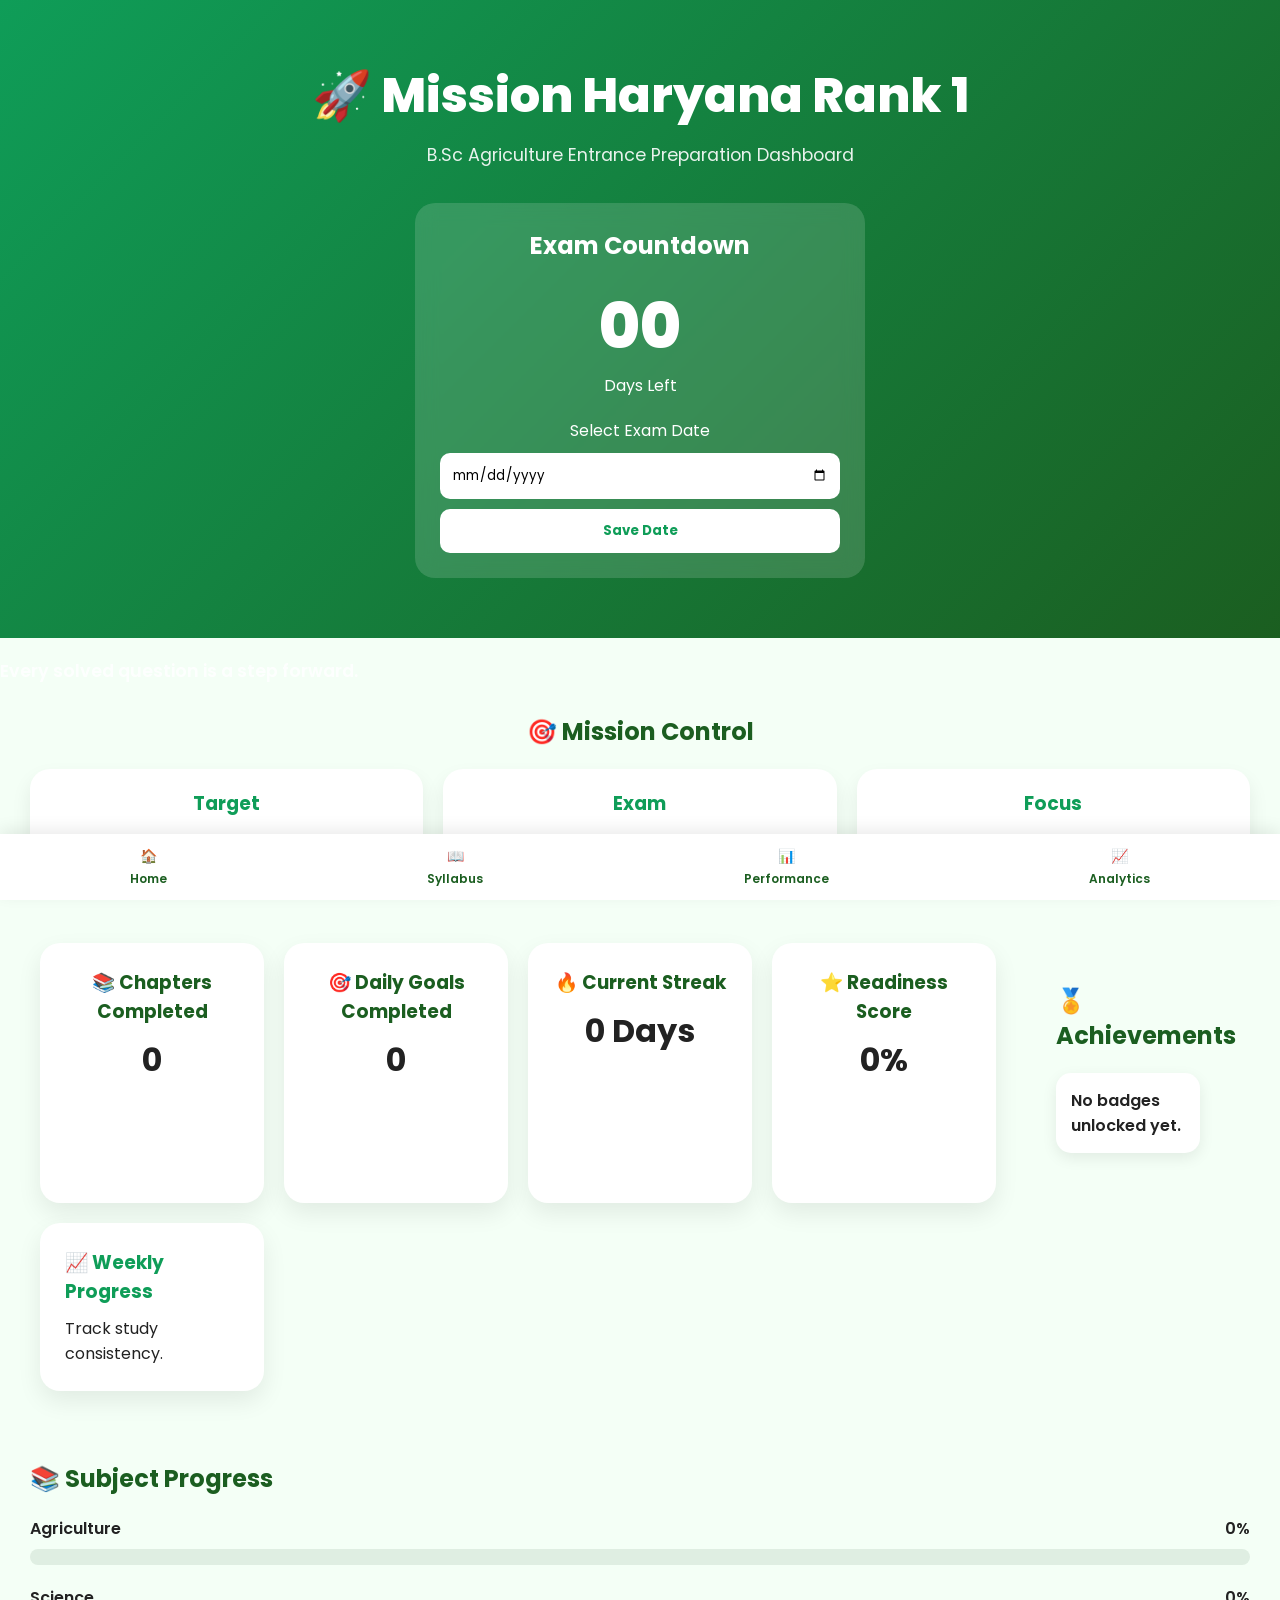
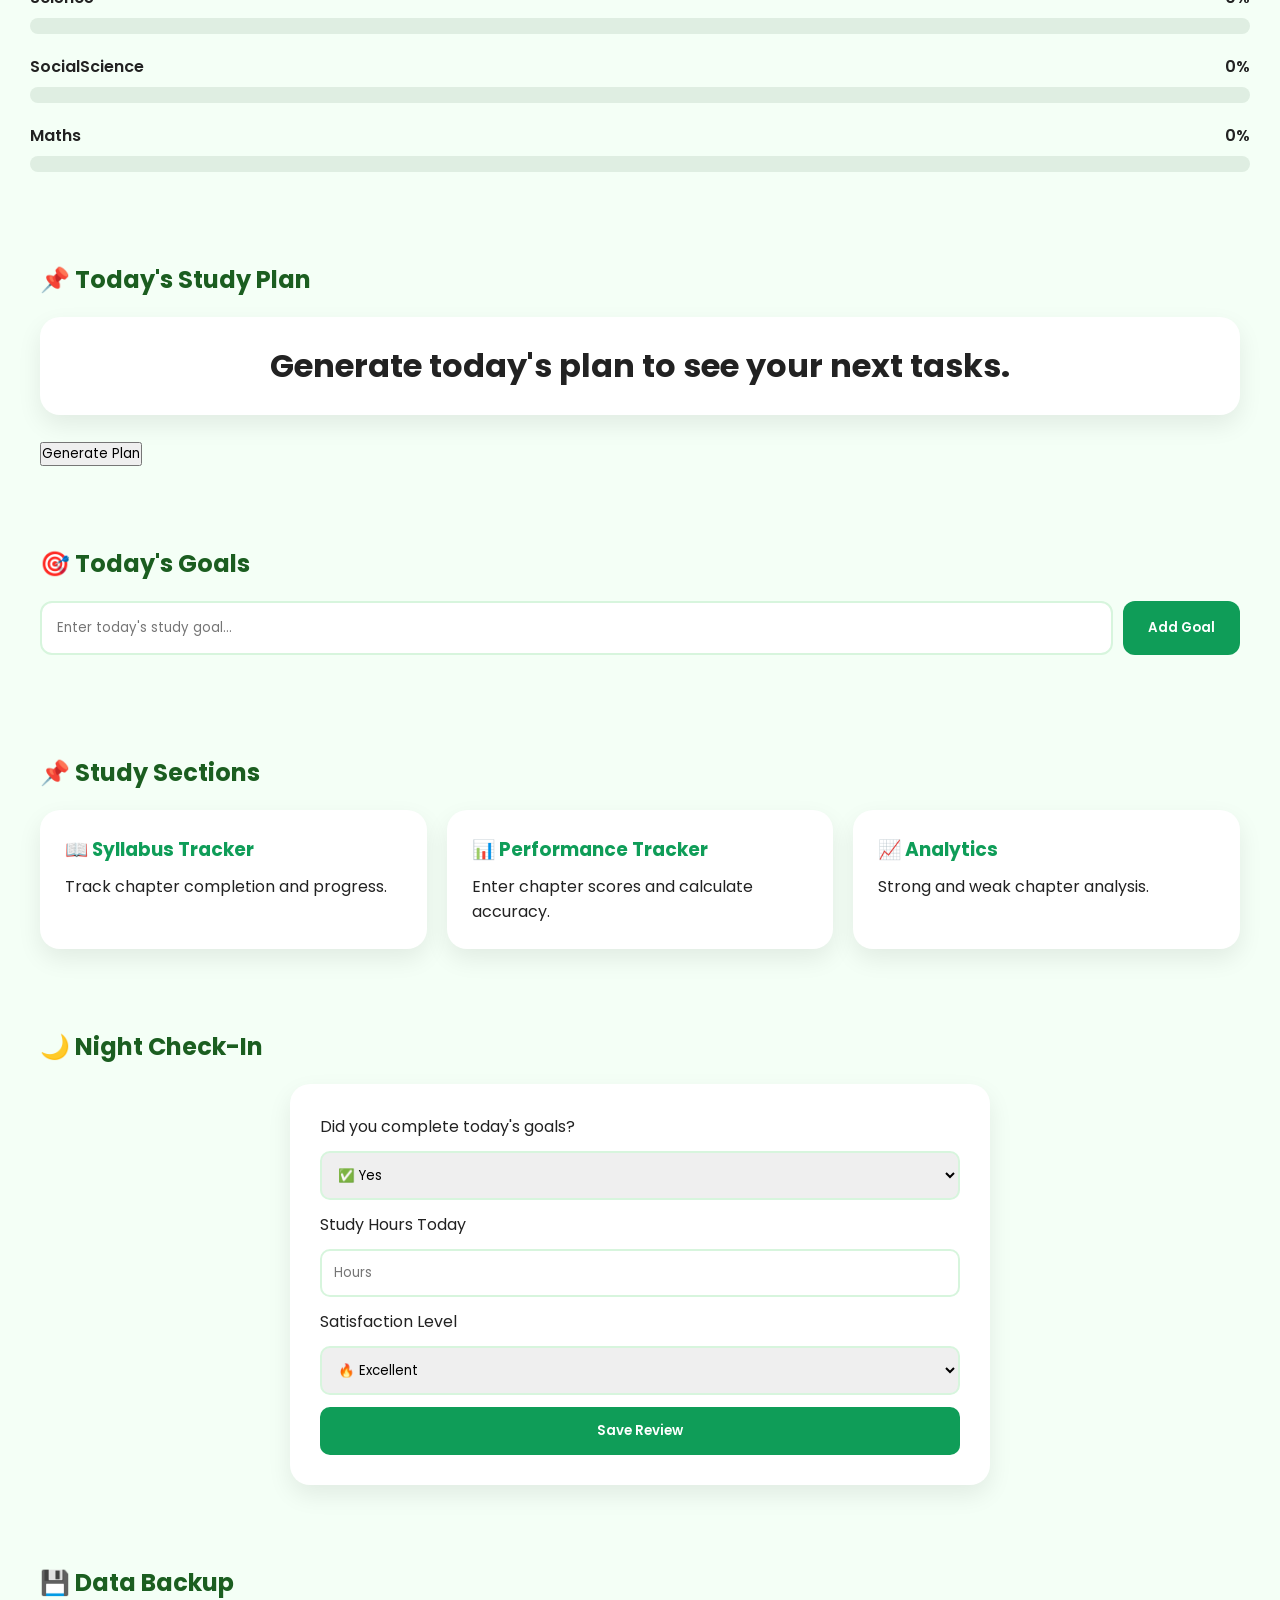
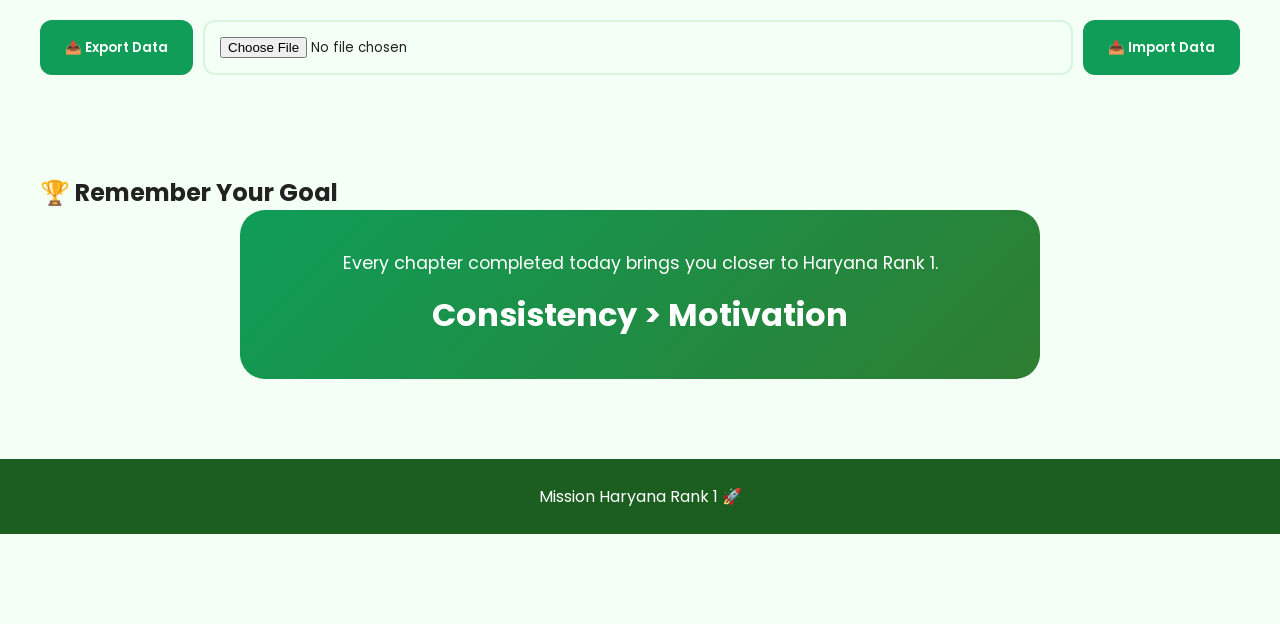
<file: index.html>
<!DOCTYPE html>
<html lang="en">

<head>
    <meta charset="UTF-8">
    <meta name="viewport" content="width=device-width, initial-scale=1.0">
    <title>B.Sc Agri Rank 1 Mission</title>

    <link rel="stylesheet" href="style.css">
</head>

<body>

    <!-- HERO SECTION -->
    <header class="hero">
        <div class="hero-content">
            <h1>🚀 Mission Haryana Rank 1</h1>
            <p class="hero-subtitle">
                B.Sc Agriculture Entrance Preparation Dashboard
            </p>

            <div class="countdown-box">
                <h2>Exam Countdown</h2>
                <div id="countdown">
                    <span id="days">00</span>
                    <small>Days Left</small>
                </div>

                <div class="date-input-section">
                    <label>Select Exam Date</label>
                    <input type="date" id="examDate">
                    <button onclick="saveExamDate()">Save Date</button>
                </div>
            </div>
        </div>
    </header>

    <div id="dailyQuote" class="daily-quote"></div>

    <section class="mission-box">

        <h2>🎯 Mission Control</h2>

        <div class="mission-grid">

            <div class="mission-card">
                <h3>Target</h3>
                <p>Haryana Rank 1</p>
            </div>

            <div class="mission-card">
                <h3>Exam</h3>
                <p>B.Sc Agri Entrance</p>
            </div>

            <div class="mission-card">
                <h3>Focus</h3>
                <p>Consistency</p>
            </div>

        </div>

    </section>

    <!-- QUICK STATS -->
    <section class="stats-section">

        <div class="stat-card">
            <h3>📚 Chapters Completed</h3>
            <p id="completedChapters">0</p>
        </div>

        <div class="stat-card">
            <h3>🎯 Daily Goals Completed</h3>
            <p id="goalsCompleted">0</p>
        </div>

        <div class="stat-card">
            <h3>🔥 Current Streak</h3>
            <p id="streakCount">0 Days</p>
        </div>

        <div class="stat-card">
            <h3>⭐ Readiness Score</h3>
            <p id="readinessScore">0%</p>
        </div>

        <section class="goal-section">

            <h2>🏅 Achievements</h2>

            <div id="achievementContainer">

            </div>

        </section>

        <a href="weekly-progress.html" class="nav-card">
            <h3>📈 Weekly Progress</h3>
            <p>Track study consistency.</p>
        </a>

    </section>

    <section class="subject-progress">

        <h2>📚 Subject Progress</h2>

        <div id="subjectProgressContainer"></div>

    </section>

    <section class="goal-section">

        <h2>📌 Today's Study Plan</h2>

        <div id="studyPlanContainer">

            <div class="stat-card">

                <p>
                    Generate today's plan to see your next tasks.
                </p>

            </div>

        </div>

        <br>

        <button onclick="generateStudyPlan()">
            Generate Plan
        </button>

    </section>

    <!-- DAILY GOAL -->
    <section class="goal-section">

        <h2>🎯 Today's Goals</h2>

        <div class="goal-input">

            <input type="text" id="goalInput" placeholder="Enter today's study goal...">

            <button onclick="addGoal()">
                Add Goal
            </button>

        </div>

        <ul id="goalList"></ul>

    </section>

    <!-- QUICK NAVIGATION -->
    <section class="navigation-section">

        <h2>📌 Study Sections</h2>

        <div class="nav-grid">

            <a href="syllabus.html" class="nav-card">
                <h3>📖 Syllabus Tracker</h3>
                <p>
                    Track chapter completion and progress.
                </p>
            </a>

            <a href="performance.html" class="nav-card">
                <h3>📊 Performance Tracker</h3>
                <p>
                    Enter chapter scores and calculate accuracy.
                </p>
            </a>

            <a href="analytics.html" class="nav-card">
                <h3>📈 Analytics</h3>
                <p>
                    Strong and weak chapter analysis.
                </p>
            </a>

        </div>

    </section>

    <!-- NIGHT CHECK-IN -->
    <section class="night-section">

        <h2>🌙 Night Check-In</h2>

        <div class="night-card">

            <label>
                Did you complete today's goals?
            </label>

            <select id="goalStatus">
                <option value="yes">✅ Yes</option>
                <option value="no">❌ No</option>
            </select>

            <label>
                Study Hours Today
            </label>

            <input type="number" id="studyHours" min="0" max="24" placeholder="Hours">

            <label>
                Satisfaction Level
            </label>

            <select id="satisfaction">
                <option>🔥 Excellent</option>
                <option>🙂 Good</option>
                <option>😐 Average</option>
                <option>😞 Poor</option>
            </select>

            <button onclick="saveNightReview()">
                Save Review
            </button>

        </div>

    </section>

    <section class="goal-section">

        <h2>💾 Data Backup</h2>

        <div class="goal-input">

            <button onclick="exportData()">
                📤 Export Data
            </button>

            <input type="file" id="importFile" accept=".json">

            <button onclick="importData()">
                📥 Import Data
            </button>

        </div>

    </section>

    <!-- MOTIVATION SECTION -->
    <section class="motivation-section">

        <h2>🏆 Remember Your Goal</h2>

        <div class="motivation-card">

            <p>
                Every chapter completed today brings you closer
                to Haryana Rank 1.
            </p>

            <h3>
                Consistency > Motivation
            </h3>

        </div>

    </section>

    <!-- BOTTOM NAVIGATION -->

    <nav class="bottom-nav">

        <a href="index.html">
            🏠
            <span>Home</span>
        </a>

        <a href="syllabus.html">
            📖
            <span>Syllabus</span>
        </a>

        <a href="performance.html">
            📊
            <span>Performance</span>
        </a>

        <a href="analytics.html">
            📈
            <span>Analytics</span>
        </a>

    </nav>

    <footer>
        <p>
            Mission Haryana Rank 1 🚀
        </p>
    </footer>

    <script src="script.js"></script>

</body>

</html>
</file>
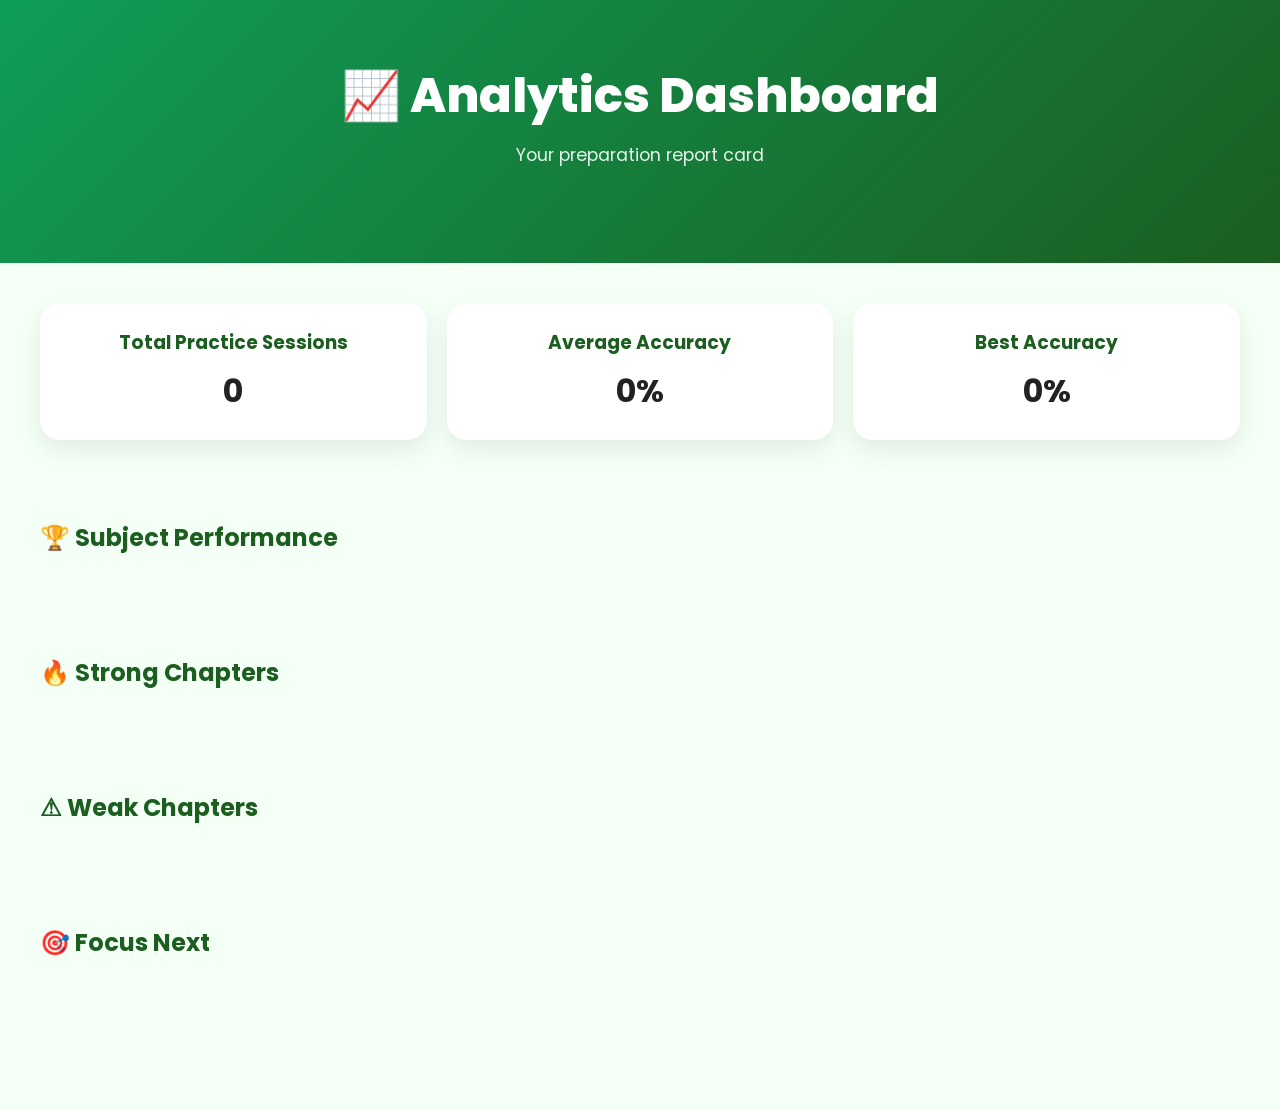
<file: analytics.html>
<!DOCTYPE html>
<html lang="en">
<head>
    <meta charset="UTF-8">
    <meta name="viewport" content="width=device-width, initial-scale=1.0">
    <title>Analytics</title>

    <link rel="stylesheet" href="style.css">
</head>
<body>

<header class="hero">
    <div class="hero-content">
        <h1>📈 Analytics Dashboard</h1>
        <p class="hero-subtitle">
            Your preparation report card
        </p>
    </div>
</header>

<section class="stats-section">

    <div class="stat-card">
        <h3>Total Practice Sessions</h3>
        <p id="totalSessions">0</p>
    </div>

    <div class="stat-card">
        <h3>Average Accuracy</h3>
        <p id="averageAccuracy">0%</p>
    </div>

    <div class="stat-card">
        <h3>Best Accuracy</h3>
        <p id="bestAccuracy">0%</p>
    </div>

</section>

<section class="goal-section">

    <h2>🏆 Subject Performance</h2>

    <div id="subjectPerformance"></div>

</section>

<section class="goal-section">

    <h2>🔥 Strong Chapters</h2>

    <div id="strongChapters"></div>

</section>

<section class="goal-section">

    <h2>⚠ Weak Chapters</h2>

    <div id="weakChapters"></div>

</section>

<section class="goal-section">

    <h2>🎯 Focus Next</h2>

    <div id="focusNext"></div>

</section>

<script>

const records =
    JSON.parse(
        localStorage.getItem(
            "performanceRecords"
        )
    ) || [];

document.getElementById(
    "totalSessions"
).textContent =
    records.length;

let totalAccuracy = 0;
let bestAccuracy = 0;

const subjectData = {};

records.forEach(record => {

    totalAccuracy += record.accuracy;

    if(record.accuracy > bestAccuracy){
        bestAccuracy = record.accuracy;
    }

    if(!subjectData[record.subject]){

        subjectData[record.subject] = {
            total:0,
            count:0
        };
    }

    subjectData[record.subject].total +=
        record.accuracy;

    subjectData[record.subject].count++;
});

const average =
    records.length > 0
    ? Math.round(
        totalAccuracy /
        records.length
      )
    : 0;

document.getElementById(
    "averageAccuracy"
).textContent =
    average + "%";

document.getElementById(
    "bestAccuracy"
).textContent =
    bestAccuracy + "%";


// SUBJECT PERFORMANCE

const subjectContainer =
    document.getElementById(
        "subjectPerformance"
    );

for(const subject in subjectData){

    const avg =
        Math.round(
            subjectData[subject].total /
            subjectData[subject].count
        );

    const card =
        document.createElement("div");

    card.className =
        "stat-card";

    card.innerHTML = `
        <h3>${subject}</h3>
        <p>${avg}%</p>
    `;

    subjectContainer.appendChild(card);
}


// CHAPTER ANALYSIS

const strong =
    document.getElementById(
        "strongChapters"
    );

const weak =
    document.getElementById(
        "weakChapters"
    );

const focus =
    document.getElementById(
        "focusNext"
    );

// TOP 3 STRONG

const strongRecords =
    [...records]
    .sort((a,b) =>
        b.accuracy - a.accuracy
    )
    .slice(0,3);

strongRecords.forEach(item => {

    const card =
        document.createElement("div");

    card.className =
        "stat-card";

    card.innerHTML = `
        <h3>${item.chapter}</h3>
        <p>${item.accuracy}%</p>
    `;

    strong.appendChild(card);

});


// TOP 3 WEAK

const weakRecords =
    [...records]
    .sort((a,b) =>
        a.accuracy - b.accuracy
    )
    .slice(0,3);

weakRecords.forEach(item => {

    const card =
        document.createElement("div");

    card.className =
        "stat-card";

    card.innerHTML = `
        <h3>${item.chapter}</h3>
        <p>${item.accuracy}%</p>
    `;

    weak.appendChild(card);

});


// FOCUS NEXT

weakRecords.forEach(item => {

    const card =
        document.createElement("div");

    card.className =
        "stat-card";

    card.innerHTML = `
        <h3>${item.chapter}</h3>
        <p>Revise Immediately</p>
    `;

    focus.appendChild(card);

});

</script>

</body>
</html>
</file>
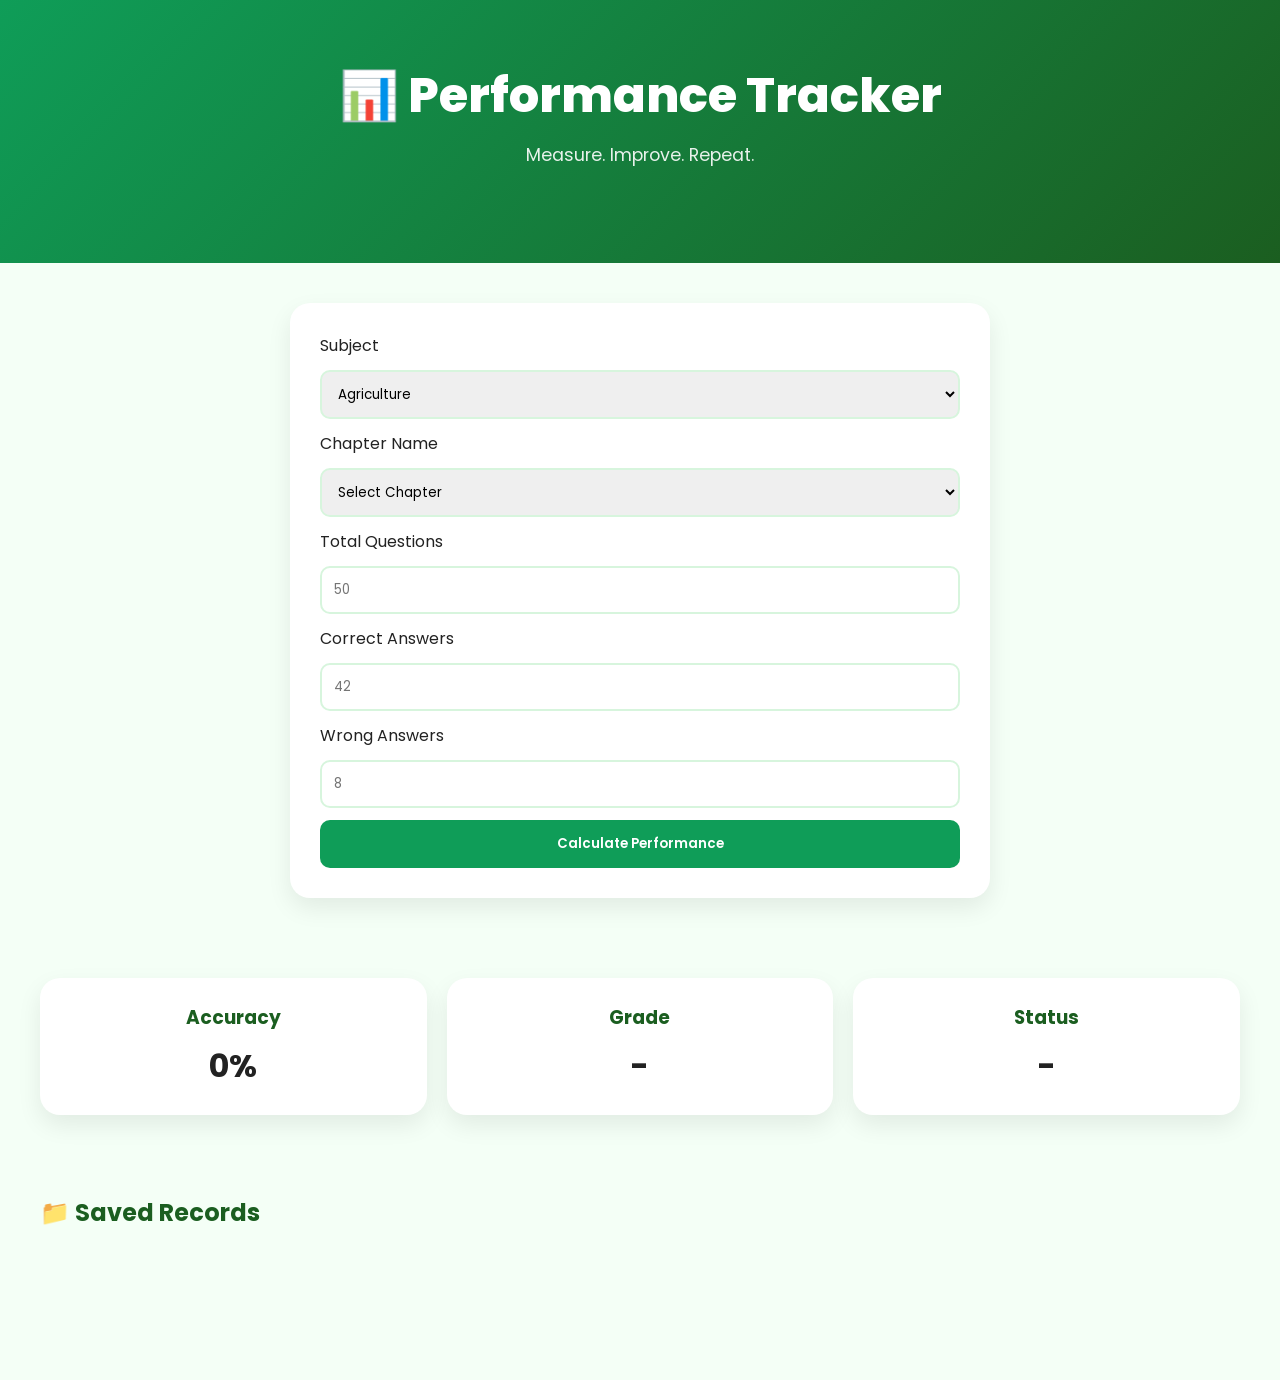
<file: performance.html>
<!DOCTYPE html>
<html lang="en">

<head>
    <meta charset="UTF-8">
    <meta name="viewport" content="width=device-width, initial-scale=1.0">
    <title>Performance Tracker</title>

    <link rel="stylesheet" href="style.css">
</head>

<body>

    <header class="hero">
        <div class="hero-content">
            <h1>📊 Performance Tracker</h1>
            <p class="hero-subtitle">
                Measure. Improve. Repeat.
            </p>
        </div>
    </header>

    <section class="night-section">

        <div class="night-card">

            <label>Subject</label>

            <select id="subject" onchange="loadChapters()">
                <option>Agriculture</option>
                <option>Science</option>
                <option>Social Science</option>
                <option>Maths</option>
            </select>

            <label>Chapter Name</label>

            <select id="chapter">

                <option value="">
                    Select Chapter
                </option>

            </select>

            <label>Total Questions</label>

            <input type="number" id="total" placeholder="50">

            <label>Correct Answers</label>

            <input type="number" id="correct" placeholder="42">

            <label>Wrong Answers</label>

            <input type="number" id="wrong" placeholder="8">

            <button onclick="calculatePerformance()">
                Calculate Performance
            </button>

        </div>

    </section>

    <section class="stats-section">

        <div class="stat-card">
            <h3>Accuracy</h3>
            <p id="accuracy">0%</p>
        </div>

        <div class="stat-card">
            <h3>Grade</h3>
            <p id="grade">-</p>
        </div>

        <div class="stat-card">
            <h3>Status</h3>
            <p id="status">-</p>
        </div>

    </section>

    <section class="goal-section">

        <h2>📁 Saved Records</h2>

        <div id="records"></div>

    </section>

    <script>

        const chapters = {

            Agriculture: [

                "Introduction of Agriculture",
                "Haryana in Agriculture",
                "India in Agriculture",
                "Agriculture Experts",
                "Classification of Crops",
                "Crop Cultivation Terminology",
                "Types of Agriculture",
                "Soil Science",
                "Properties of Soil",
                "Climate and Monsoon",
                "Irrigation Methods",
                "Agronomy",
                "Rabi Crops",
                "Kharif Crops",
                "Fruit Crops",
                "Vegetable Crops",
                "Floriculture",
                "Seed Technology",
                "Weed Science",
                "Agricultural Implements",
                "Agricultural Economics",
                "Animal Husbandry"

            ],

            Science: [

                "Chemical Reactions",
                "Acids Bases and Salts",
                "Metals and Non Metals",
                "Carbon and Compounds",
                "Periodic Classification",

                "Life Process",
                "Control and Coordination",
                "Reproduction",
                "Heredity and Evolution",
                "Our Environment",
                "Natural Resources",

                "Reflection and Refraction",
                "Human Eye",
                "Electricity",
                "Magnetic Effects",
                "Sources of Energy"

            ],

            "Social Science": [

                "Sarasvati Indus Civilisation",
                "Ancient Civilisations",
                "Major Philosophies",
                "Medieval Society",
                "Christianity and Islam",
                "Foreign Invasions",
                "Colonialism",
                "Freedom Movement",
                "50 Years of Independent India",

                "Resources and Development",
                "Forest and Wildlife",
                "Water Resources",
                "Agriculture",
                "Minerals and Energy",
                "Manufacturing Industries",
                "Lifelines of Economy",

                "Power Sharing",
                "Federalism",
                "Gender Religion and Caste",
                "Political Parties",
                "Outcomes of Democracy",

                "Development",
                "Sectors of Economy",
                "Money and Credit",
                "Globalisation",
                "Consumer Rights"
            ],

            Maths: [

                "Real Numbers",
                "Polynomials",
                "Linear Equations",
                "Quadratic Equations",
                "Arithmetic Progressions",
                "Coordinate Geometry",
                "Triangles",
                "Circles",
                "Heights and Distances",
                "Mensuration",
                "Statistics",
                "Probability"

            ]

        };

        function loadChapters() {

            const subject =
                document.getElementById(
                    "subject"
                ).value;

            const chapterSelect =
                document.getElementById(
                    "chapter"
                );

            chapterSelect.innerHTML =
                `<option value="">
        Select Chapter
        </option>`;

            chapters[subject]
                .forEach(chapter => {

                    const option =
                        document.createElement(
                            "option"
                        );

                    option.value =
                        chapter;

                    option.textContent =
                        chapter;

                    chapterSelect.appendChild(
                        option
                    );

                });
        }

        function calculatePerformance() {

            const subject =
                document.getElementById("subject").value;

            const chapter =
                document.getElementById("chapter").value;

            const total =
                Number(
                    document.getElementById("total").value
                );

            const correct =
                Number(
                    document.getElementById("correct").value
                );

            const wrong =
                Number(
                    document.getElementById("wrong").value
                );

            if (
                correct + wrong !== total
            ) {

                alert(
                    "Correct + Wrong must equal Total Questions"
                );

                return;
            }

            if (
                !chapter ||
                total <= 0
            ) {
                alert("Fill all details");
                return;
            }

            const accuracy =
                Math.round(
                    (correct / total) * 100
                );

            let grade = "";
            let status = "";

            if (accuracy >= 90) {

                grade = "A+";
                status = "🔥 Excellent";

            } else if (accuracy >= 80) {

                grade = "A";
                status = "✅ Very Good";

            } else if (accuracy >= 70) {

                grade = "B";
                status = "👍 Good";

            } else if (accuracy >= 60) {

                grade = "C";
                status = "⚠ Needs Revision";

            } else {

                grade = "D";
                status = "❌ Re-study Chapter";
            }

            document.getElementById(
                "accuracy"
            ).textContent =
                accuracy + "%";

            document.getElementById(
                "grade"
            ).textContent =
                grade;

            document.getElementById(
                "status"
            ).textContent =
                status;

            const record = {

                date:
                    new Date()
                        .toLocaleDateString(),

                subject,

                chapter,

                total,

                correct,

                wrong,

                accuracy,

                grade,

                status
            };

            let records =
                JSON.parse(
                    localStorage.getItem(
                        "performanceRecords"
                    )
                ) || [];

            records.push(record);

            localStorage.setItem(
                "performanceRecords",
                JSON.stringify(records)
            );

            renderRecords();

            document.getElementById(
                "chapter"
            ).value = "";

            document.getElementById(
                "total"
            ).value = "";

            document.getElementById(
                "correct"
            ).value = "";

            document.getElementById(
                "wrong"
            ).value = "";
        }

        function renderRecords() {

            const records =
                JSON.parse(
                    localStorage.getItem(
                        "performanceRecords"
                    )
                ) || [];

            const container =
                document.getElementById(
                    "records"
                );

            container.innerHTML = "";

            [...records]
                .reverse()
                .forEach((record, index) => {

                    const card =
                        document.createElement("div");

                    card.className =
                        "stat-card";

                    card.innerHTML = `
<h3>${record.chapter}</h3>

<p>${record.subject}</p>

<p>
Accuracy:
${record.accuracy}%
</p>

<p>
Grade:
${record.grade}
</p>

<p>
${record.status}
</p>

<small>
${record.date}
</small>

<br><br>

<button onclick="editRecord(${index})">
✏️ Edit
</button>

<button onclick="deleteRecord(${index})">
❌ Delete
</button>
`;

                    container.appendChild(card);
                });
        }

        renderRecords();

        function deleteRecord(index) {

            let records =
                JSON.parse(
                    localStorage.getItem(
                        "performanceRecords"
                    )
                ) || [];

            const realIndex =
                records.length - 1 - index;

            records.splice(
                realIndex,
                1
            );

            localStorage.setItem(
                "performanceRecords",
                JSON.stringify(records)
            );

            renderRecords();
        }

        function editRecord(index) {

            let records =
                JSON.parse(
                    localStorage.getItem(
                        "performanceRecords"
                    )
                ) || [];

            const realIndex =
                records.length - 1 - index;

            const record =
                records[realIndex];

            document.getElementById(
                "subject"
            ).value =
                record.subject;

            document.getElementById(
                "chapter"
            ).value =
                record.chapter;

            document.getElementById(
                "total"
            ).value =
                record.total;

            document.getElementById(
                "correct"
            ).value =
                record.correct;

            document.getElementById(
                "wrong"
            ).value =
                record.wrong;

            records.splice(
                realIndex,
                1
            );

            localStorage.setItem(
                "performanceRecords",
                JSON.stringify(records)
            );

            renderRecords();

            window.scrollTo({
                top: 0,
                behavior: "smooth"
            });
        }

    </script>

</body>

</html>
</file>
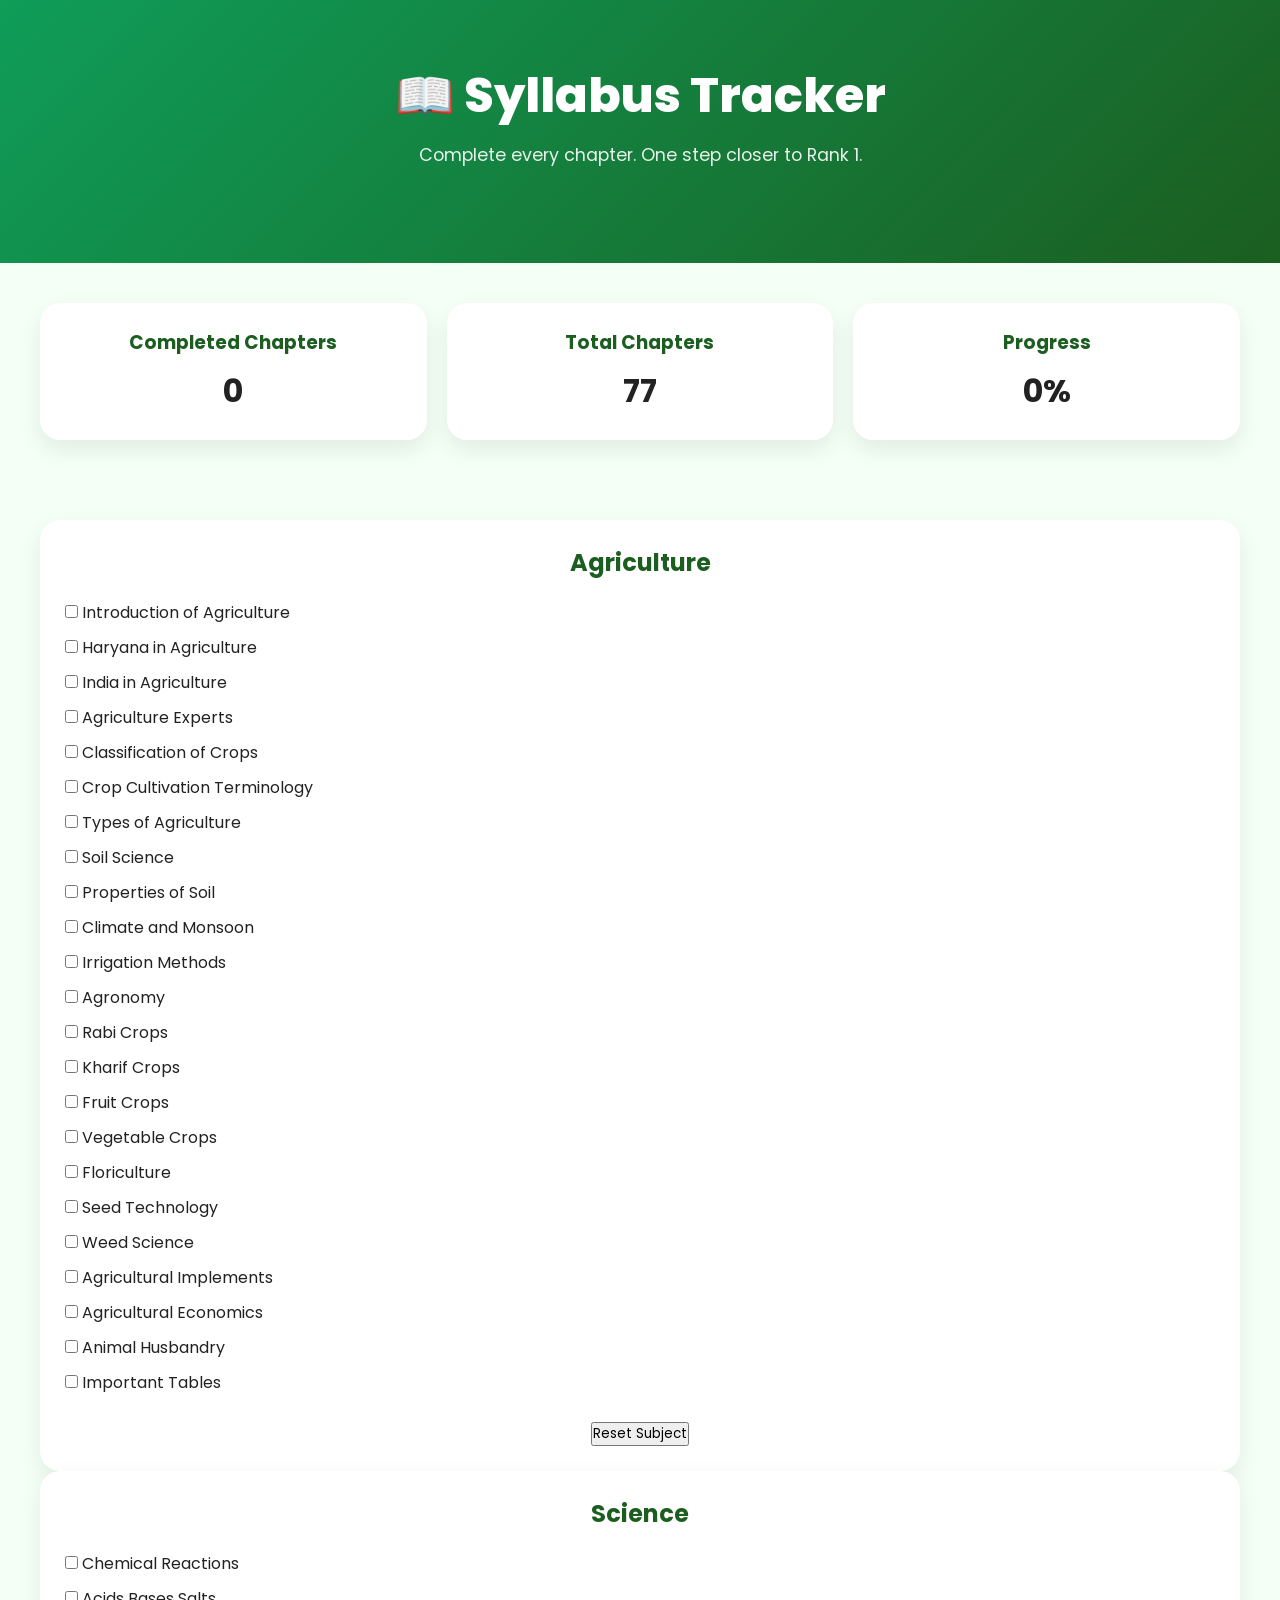
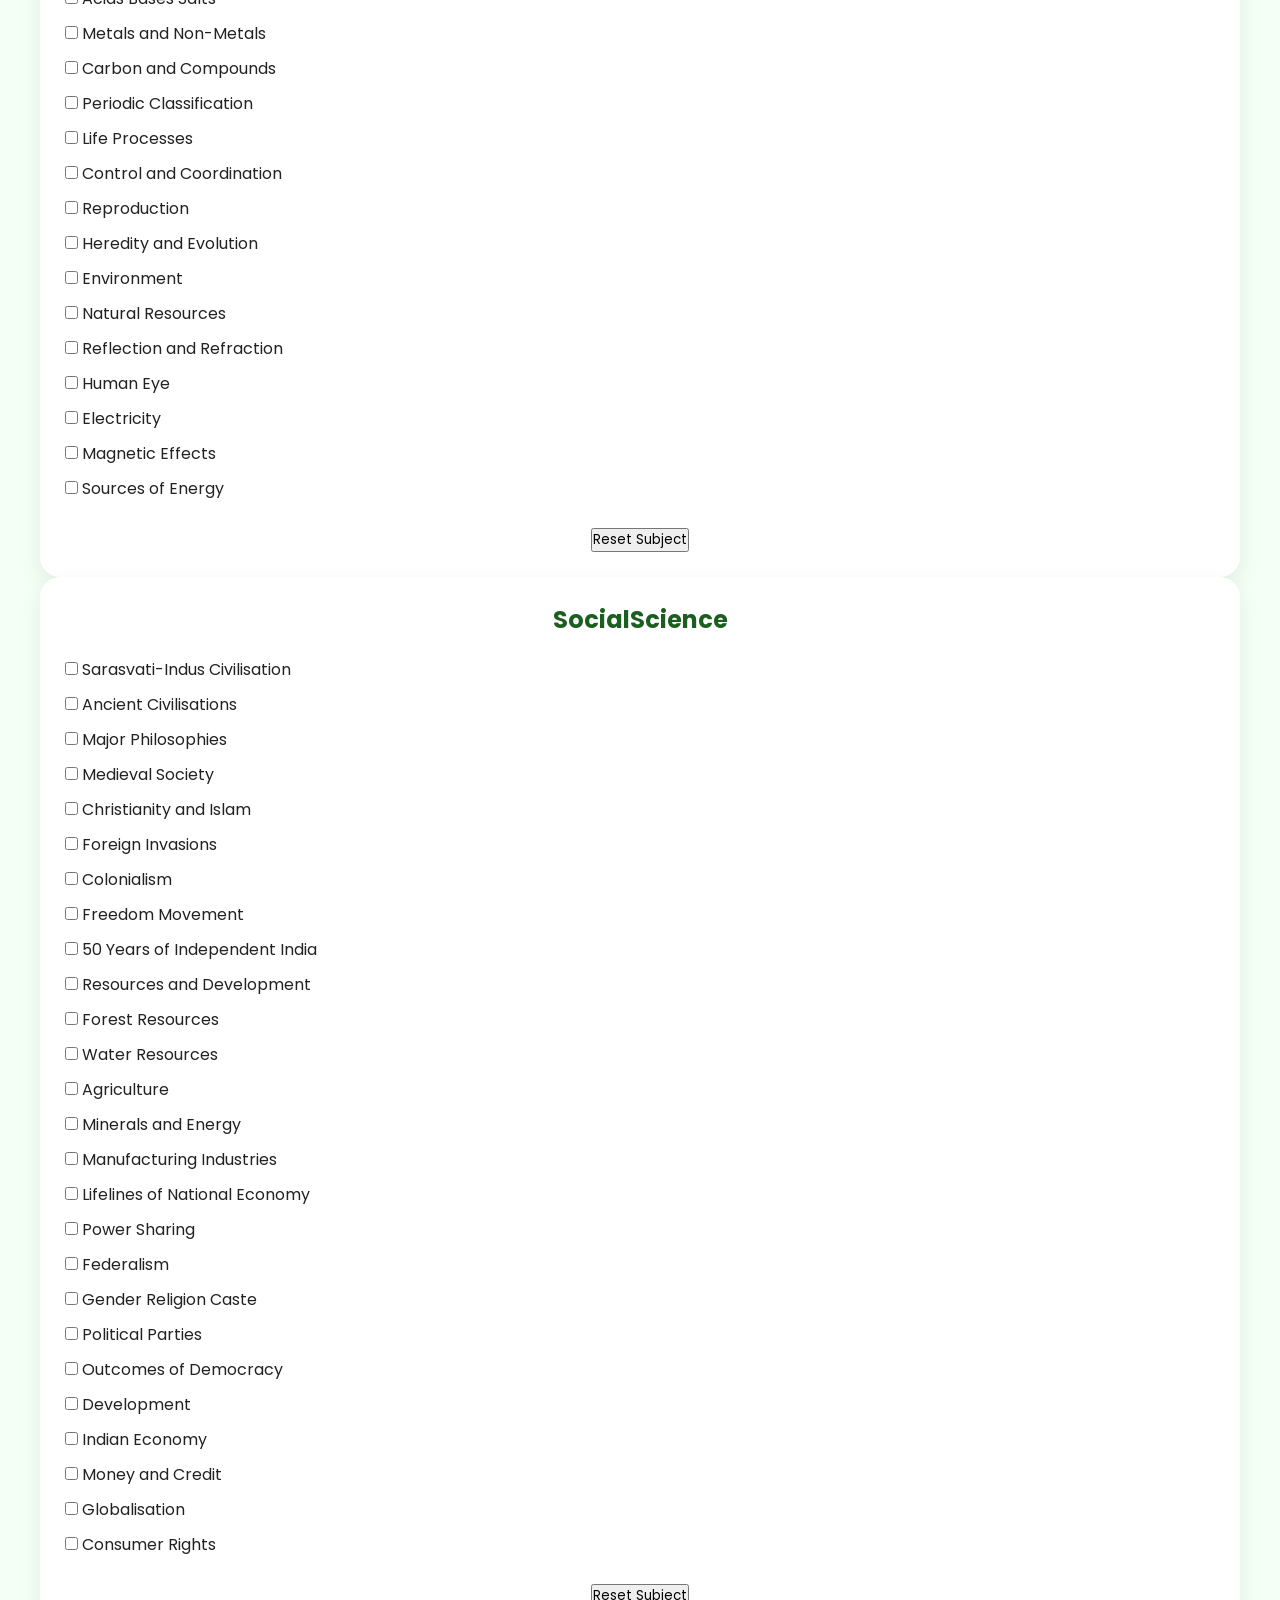
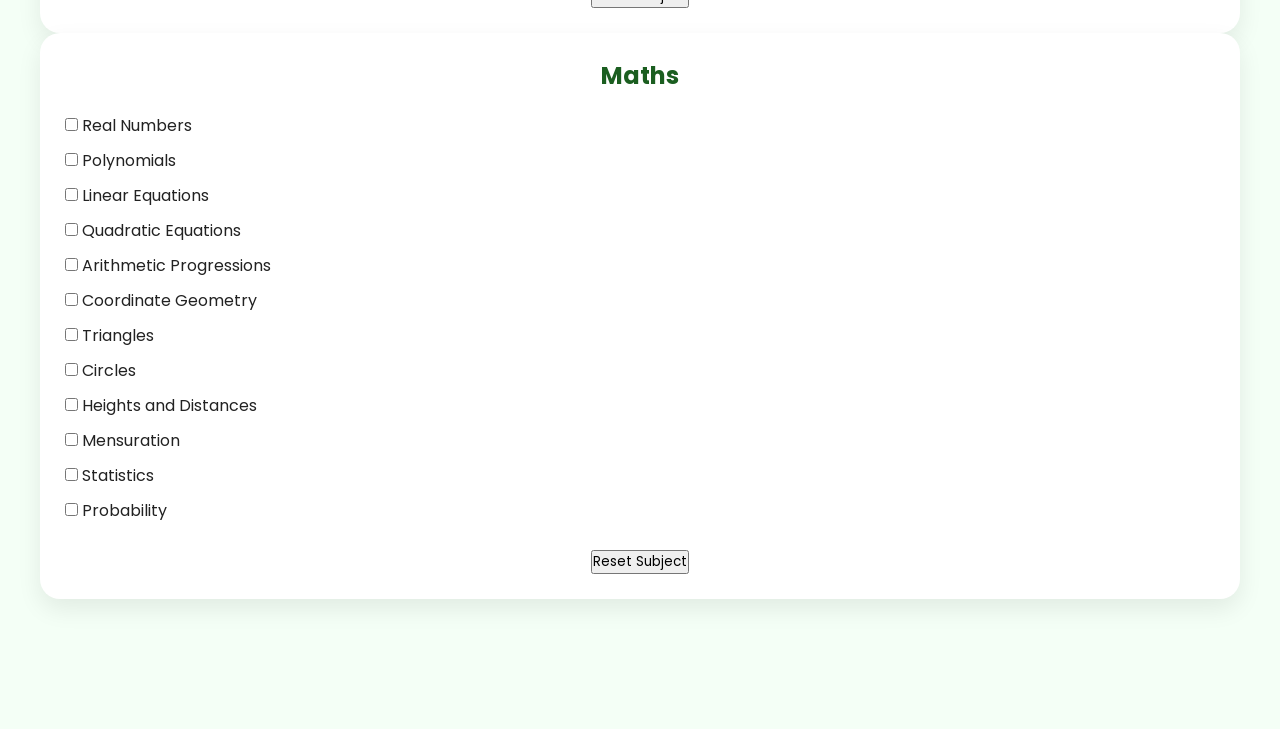
<file: syllabus.html>
<!DOCTYPE html>
<html lang="en">

<head>
    <meta charset="UTF-8">
    <meta name="viewport" content="width=device-width, initial-scale=1.0">
    <title>Syllabus Tracker</title>

    <link rel="stylesheet" href="style.css">
</head>

<body>

    <header class="hero">
        <div class="hero-content">
            <h1>📖 Syllabus Tracker</h1>
            <p class="hero-subtitle">
                Complete every chapter. One step closer to Rank 1.
            </p>
        </div>
    </header>

    <section class="stats-section">

        <div class="stat-card">
            <h3>Completed Chapters</h3>
            <p id="completedCount">0</p>
        </div>

        <div class="stat-card">
            <h3>Total Chapters</h3>
            <p id="totalCount">0</p>
        </div>

        <div class="stat-card">
            <h3>Progress</h3>
            <p id="progressPercent">0%</p>
        </div>

    </section>

    <section class="goal-section">

        <div id="syllabusContainer"></div>

    </section>

    <script>

        const syllabus = {

            Agriculture: [
                "Introduction of Agriculture",
                "Haryana in Agriculture",
                "India in Agriculture",
                "Agriculture Experts",
                "Classification of Crops",
                "Crop Cultivation Terminology",
                "Types of Agriculture",
                "Soil Science",
                "Properties of Soil",
                "Climate and Monsoon",
                "Irrigation Methods",
                "Agronomy",
                "Rabi Crops",
                "Kharif Crops",
                "Fruit Crops",
                "Vegetable Crops",
                "Floriculture",
                "Seed Technology",
                "Weed Science",
                "Agricultural Implements",
                "Agricultural Economics",
                "Animal Husbandry",
                "Important Tables"
            ],

            Science: [
                "Chemical Reactions",
                "Acids Bases Salts",
                "Metals and Non-Metals",
                "Carbon and Compounds",
                "Periodic Classification",
                "Life Processes",
                "Control and Coordination",
                "Reproduction",
                "Heredity and Evolution",
                "Environment",
                "Natural Resources",
                "Reflection and Refraction",
                "Human Eye",
                "Electricity",
                "Magnetic Effects",
                "Sources of Energy"
            ],

            SocialScience: [
                "Sarasvati-Indus Civilisation",
                "Ancient Civilisations",
                "Major Philosophies",
                "Medieval Society",
                "Christianity and Islam",
                "Foreign Invasions",
                "Colonialism",
                "Freedom Movement",
                "50 Years of Independent India",
                "Resources and Development",
                "Forest Resources",
                "Water Resources",
                "Agriculture",
                "Minerals and Energy",
                "Manufacturing Industries",
                "Lifelines of National Economy",
                "Power Sharing",
                "Federalism",
                "Gender Religion Caste",
                "Political Parties",
                "Outcomes of Democracy",
                "Development",
                "Indian Economy",
                "Money and Credit",
                "Globalisation",
                "Consumer Rights"
            ],

            Maths: [
                "Real Numbers",
                "Polynomials",
                "Linear Equations",
                "Quadratic Equations",
                "Arithmetic Progressions",
                "Coordinate Geometry",
                "Triangles",
                "Circles",
                "Heights and Distances",
                "Mensuration",
                "Statistics",
                "Probability"
            ]

        };


        const container =
            document.getElementById(
                "syllabusContainer"
            );

        let totalChapters = 0;

        function renderSyllabus() {

            totalChapters = 0;

            let completed = 0;

            container.innerHTML = "";

            Object.keys(syllabus).forEach(subject => {

                const card =
                    document.createElement("div");

                card.className = "stat-card";

                let html =
                    `<h2>${subject}</h2>`;

                syllabus[subject].forEach(chapter => {

                    totalChapters++;

                    const key =
                        subject + "-" + chapter;

                    const checked =
                        localStorage.getItem(key)
                        === "true";

                    if (checked)
                        completed++;

                    html += `
                    <div style="
                        margin-top:10px;
                        text-align:left;
                    ">

                    <label>

                    <input
                    type="checkbox"
                    ${checked ? "checked" : ""}
                    onchange="
                    toggleChapter(
                    '${key}',
                    this.checked
                    )
                    "
                    >

                    ${chapter}

                    </label>

                    </div>
                    `;
                });

                html += `
                <br>

                <button
                onclick="resetSubject('${subject}')">
                Reset Subject
                </button>
                `;

                card.innerHTML = html;

                container.appendChild(card);
            });

            document.getElementById(
                "completedCount"
            ).textContent =
                completed;

            document.getElementById(
                "totalCount"
            ).textContent =
                totalChapters;

            const percent =
                Math.round(
                    (completed /
                        totalChapters) * 100
                ) || 0;

            document.getElementById(
                "progressPercent"
            ).textContent =
                percent + "%";

            localStorage.setItem(
                "completedChapters",
                completed
            );
        }

        function resetSubject(subject) {

            syllabus[subject]
                .forEach(chapter => {

                    localStorage.removeItem(
                        subject + "-" + chapter
                    );

                });

            renderSyllabus();
        }

        renderSyllabus();

    </script>

</body>

</html>
</file>
<file: style.css>
/* GOOGLE FONT */
@import url('https://fonts.googleapis.com/css2?family=Poppins:wght@300;400;500;600;700;800&display=swap');

*{
    margin:0;
    padding:0;
    box-sizing:border-box;
    font-family:'Poppins', sans-serif;
}

body{
    background:#f4fff6;
    color:#222;
    min-height:100vh;
}

/* HERO SECTION */

.hero{
    background:linear-gradient(135deg,#0f9d58,#1b5e20);
    color:white;
    text-align:center;
    padding:60px 20px;
}

.hero h1{
    font-size:3rem;
    font-weight:800;
    margin-bottom:10px;
}

.hero-subtitle{
    font-size:1.1rem;
    opacity:0.9;
    margin-bottom:35px;
}

/* COUNTDOWN */

.countdown-box{
    max-width:450px;
    margin:auto;
    background:rgba(255,255,255,0.15);
    backdrop-filter:blur(10px);
    border-radius:20px;
    padding:25px;
}

.countdown-box h2{
    margin-bottom:15px;
}

#countdown{
    margin-bottom:20px;
}

#days{
    font-size:4rem;
    font-weight:800;
    display:block;
}

#countdown small{
    font-size:1rem;
}

.date-input-section{
    display:flex;
    flex-direction:column;
    gap:10px;
}

.date-input-section input{
    padding:12px;
    border:none;
    border-radius:10px;
}

.date-input-section button{
    padding:12px;
    border:none;
    border-radius:10px;
    background:white;
    color:#0f9d58;
    font-weight:700;
    cursor:pointer;
}

/* STATS */

.stats-section{
    display:grid;
    grid-template-columns:repeat(auto-fit,minmax(220px,1fr));
    gap:20px;
    padding:40px;
}

.stat-card{
    background:white;
    border-radius:20px;
    padding:25px;
    text-align:center;
    box-shadow:0 10px 25px rgba(0,0,0,0.08);
    transition:0.3s;
}

.stat-card:hover{
    transform:translateY(-5px);
}

.stat-card h3{
    margin-bottom:10px;
    color:#1b5e20;
}

.stat-card p{
    font-size:2rem;
    font-weight:700;
}

/* GOALS */

#studyPlanContainer{
    margin-top:20px;
}

.plan-item{
    background:white;
    padding:15px;
    margin-bottom:10px;
    border-radius:12px;
    box-shadow:0 5px 15px rgba(0,0,0,.05);
    font-weight:500;
}

.goal-section{
    padding:40px;
}

.goal-section h2{
    margin-bottom:20px;
    color:#1b5e20;
}

.goal-input{
    display:flex;
    gap:10px;
    margin-bottom:20px;
}

.goal-input input{
    flex:1;
    padding:15px;
    border:2px solid #d7f5dd;
    border-radius:12px;
}

.goal-input button{
    padding:15px 25px;
    border:none;
    border-radius:12px;
    background:#0f9d58;
    color:white;
    cursor:pointer;
    font-weight:600;
}

#goalList{
    list-style:none;
}

#goalList li{
    background:white;
    margin-bottom:10px;
    padding:15px;
    border-radius:12px;
    box-shadow:0 5px 15px rgba(0,0,0,0.05);
}

.achievement-card{

    background:white;

    padding:15px;

    border-radius:15px;

    margin-bottom:10px;

    box-shadow:0 5px 15px rgba(0,0,0,.08);

    font-weight:600;
}

/* NAVIGATION */

.navigation-section{
    padding:40px;
}

.navigation-section h2{
    margin-bottom:20px;
    color:#1b5e20;
}

.nav-grid{
    display:grid;
    grid-template-columns:repeat(auto-fit,minmax(280px,1fr));
    gap:20px;
}

.nav-card{
    text-decoration:none;
    color:#222;
    background:white;
    padding:25px;
    border-radius:20px;
    box-shadow:0 10px 25px rgba(0,0,0,0.08);
    transition:0.3s;
}

.nav-card:hover{
    transform:translateY(-6px);
}

.nav-card h3{
    margin-bottom:10px;
    color:#0f9d58;
}

/* NIGHT REVIEW */

.night-section{
    padding:40px;
}

.night-section h2{
    margin-bottom:20px;
    color:#1b5e20;
}

.night-card{
    max-width:700px;
    margin:auto;
    background:white;
    padding:30px;
    border-radius:20px;
    box-shadow:0 10px 25px rgba(0,0,0,0.08);

    display:flex;
    flex-direction:column;
    gap:12px;
}

.night-card input,
.night-card select{
    padding:12px;
    border:2px solid #d7f5dd;
    border-radius:10px;
}

.night-card button{
    padding:14px;
    border:none;
    border-radius:10px;
    background:#0f9d58;
    color:white;
    font-weight:600;
    cursor:pointer;
}

/* MOTIVATION */

.motivation-section{
    padding:40px;
}

.motivation-card{
    max-width:800px;
    margin:auto;
    text-align:center;
    background:linear-gradient(
        135deg,
        #0f9d58,
        #2e7d32
    );

    color:white;
    padding:40px;
    border-radius:25px;
}

.motivation-card p{
    font-size:1.1rem;
    margin-bottom:15px;
}

.motivation-card h3{
    font-size:2rem;
}

.progress-card{
    margin-bottom:20px;
}

.progress-card p{
    margin-bottom:8px;
    font-weight:600;
}

.progress-percent{
    float:right;
}

.bar{
    height:16px;
    background:#dfeee2;
    border-radius:20px;
    overflow:hidden;
}

.fill{
    height:100%;
    background:#0f9d58;
    border-radius:20px;
    transition:0.5s;
}

.daily-quote{

    margin-top:20px;

    font-size:1.1rem;

    font-weight:600;

    color:white;

    opacity:.9;
}

/* FOOTER */

footer{
    text-align:center;
    padding:25px;
    margin-top:40px;
    background:#1b5e20;
    color:white;
}

/* RESPONSIVE */

@media(max-width:768px){

    .hero h1{
        font-size:2rem;
    }

    #days{
        font-size:3rem;
    }

    .goal-input{
        flex-direction:column;
    }

    .stats-section,
    .goal-section,
    .navigation-section,
    .night-section,
    .motivation-section{
        padding:20px;
    }
}

/* MOBILE OPTIMIZATION */

@media (max-width: 768px){

    .hero{
        padding:40px 15px;
    }

    .hero h1{
        font-size:2rem;
        line-height:1.2;
    }

    .hero-subtitle{
        font-size:0.95rem;
    }

    .stats-section{
        grid-template-columns:1fr;
    }

    .nav-grid{
        grid-template-columns:1fr;
    }

    .stat-card{
        padding:20px;
    }

    .stat-card p{
        font-size:1.6rem;
    }

    .goal-input{
        flex-direction:column;
    }

    .goal-input button{
        width:100%;
    }

    .night-card{
        padding:20px;
    }

    .night-card button{
        width:100%;
    }

    input,
    select,
    button{
        font-size:16px;
    }
}

html{
    scroll-behavior:smooth;
}

body{
    overflow-x:hidden;
}

/* =====================
MISSION CONTROL
===================== */

.mission-box{
    padding:30px;
}

.mission-box h2{
    text-align:center;
    color:#1b5e20;
    margin-bottom:20px;
}

.mission-grid{
    display:grid;
    grid-template-columns:repeat(auto-fit,minmax(200px,1fr));
    gap:20px;
}

.mission-card{
    background:white;
    padding:20px;
    border-radius:20px;
    text-align:center;
    box-shadow:0 10px 20px rgba(0,0,0,.08);
}

.mission-card h3{
    color:#0f9d58;
    margin-bottom:10px;
}

/* =====================
PROGRESS BARS
===================== */

.subject-progress{
    padding:30px;
}

.subject-progress h2{
    margin-bottom:20px;
    color:#1b5e20;
}

.progress-item{
    margin-bottom:20px;
}

.progress-item p{
    margin-bottom:8px;
    font-weight:600;
}

.bar{
    height:16px;
    background:#dfeee2;
    border-radius:20px;
    overflow:hidden;
}

.fill{
    height:100%;
    border-radius:20px;
}

.agri{
    width:75%;
    background:#0f9d58;
}

.science{
    width:65%;
    background:#0f9d58;
}

.maths{
    width:55%;
    background:#0f9d58;
}

.sst{
    width:60%;
    background:#0f9d58;
}

/* =====================
BOTTOM NAV
===================== */

.bottom-nav{
    position:fixed;
    bottom:0;
    left:0;
    width:100%;
    background:white;
    display:flex;
    justify-content:space-around;
    align-items:center;
    padding:12px 0;
    box-shadow:0 -5px 15px rgba(0,0,0,.08);
    z-index:999;
}

.bottom-nav a{
    text-decoration:none;
    color:#1b5e20;
    display:flex;
    flex-direction:column;
    align-items:center;
    font-size:14px;
    font-weight:600;
}

.bottom-nav span{
    font-size:12px;
    margin-top:3px;
}

body{
    padding-bottom:90px;
}
</file>
